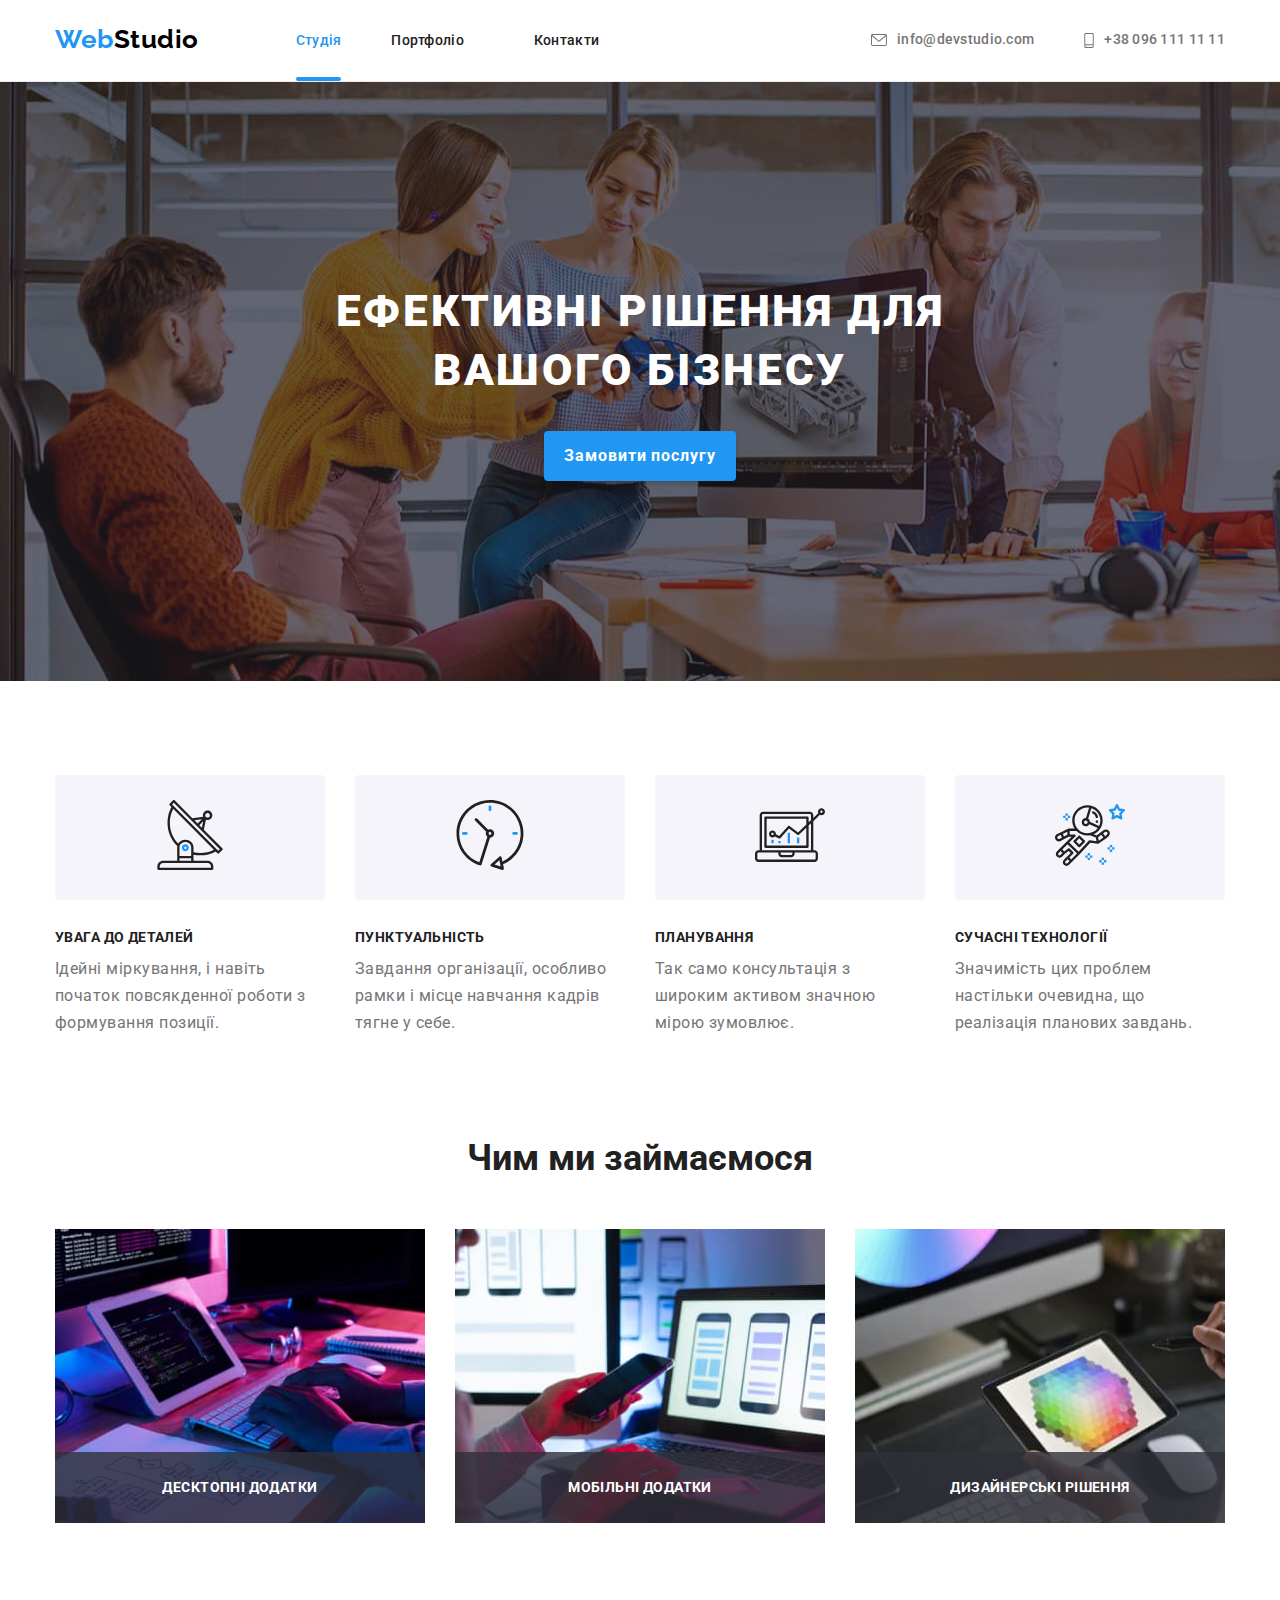
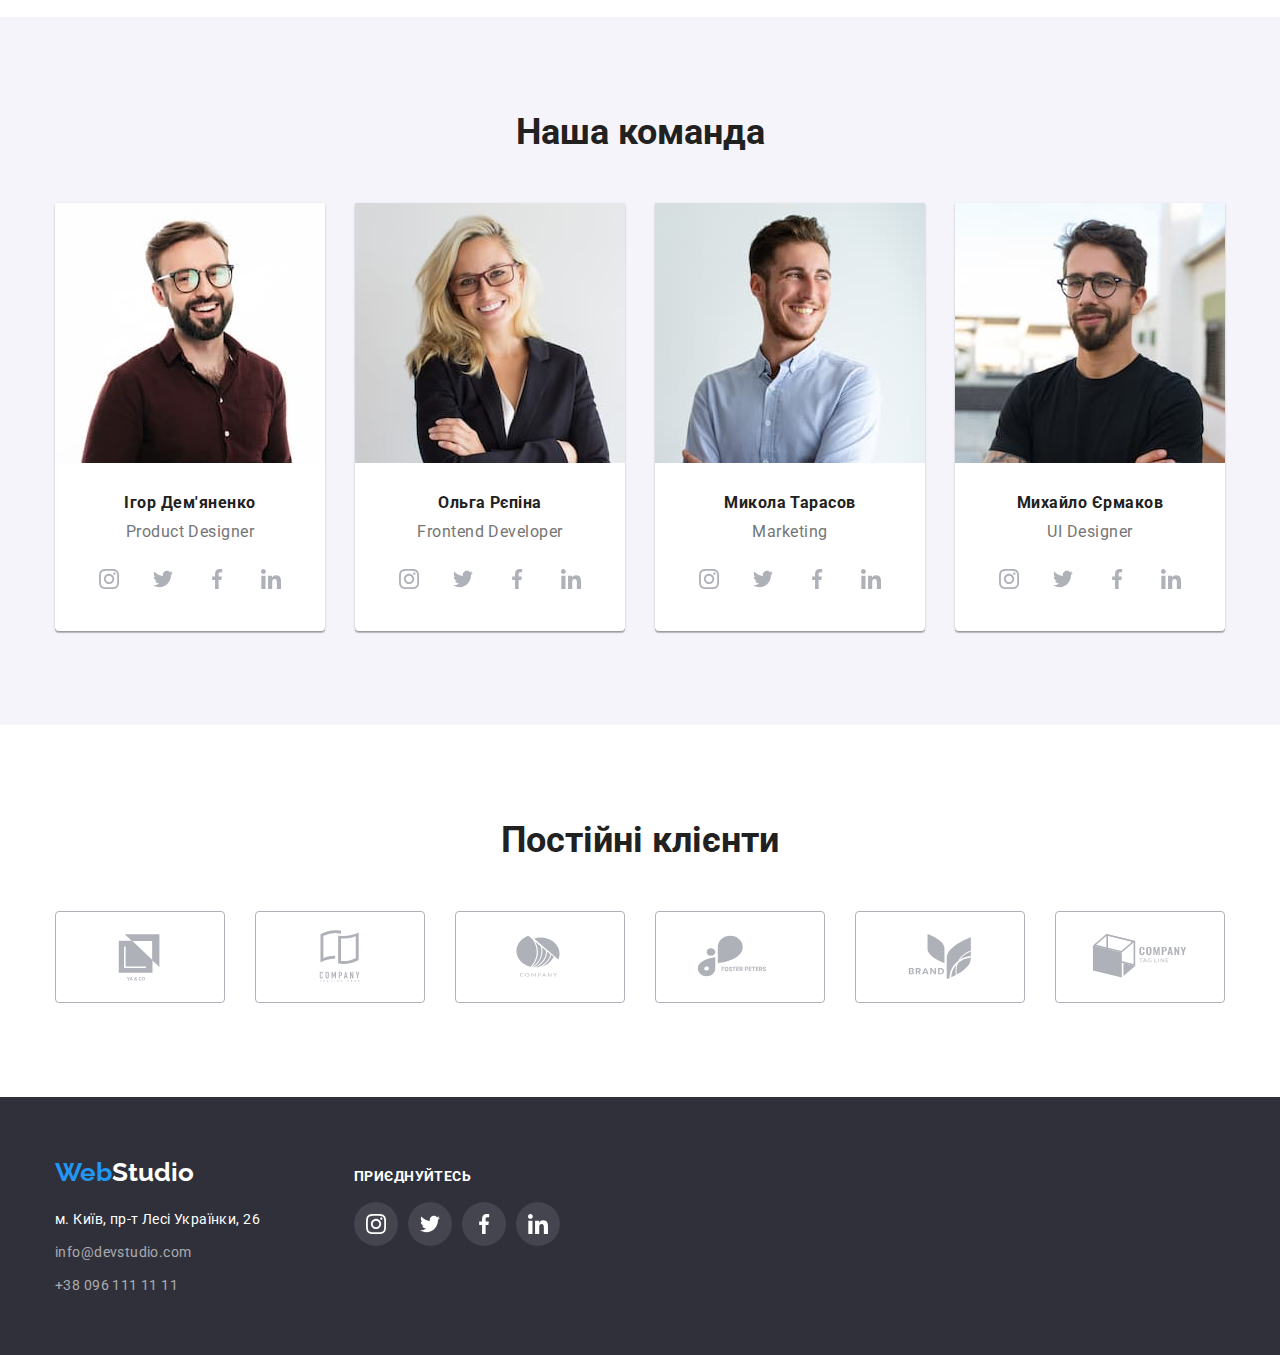
<file: index.html>
<!DOCTYPE html>
<html lang="uk">
  <head>
    <meta charset="UTF-8" />
    <meta http-equiv="X-UA-Compatible" content="IE=edge" />
    <meta name="viewport" content="width=device-width, initial-scale=1.0" />
    <link rel="preconnect" href="https://fonts.googleapis.com" />
    <link rel="preconnect" href="https://fonts.gstatic.com" crossorigin />
    <link
      href="https://fonts.googleapis.com/css2?family=Raleway:wght@700&family=Roboto:wght@400;500;700;900&display=swap"
      rel="stylesheet"
    />
    <link
      rel="stylesheet"
      href="https://cdnjs.cloudflare.com/ajax/libs/modern-normalize/1.1.0/modern-normalize.min.css"
    />
    <link rel="stylesheet" type="text/css" href="./css/styles.css" />
    <title>Document</title>
  </head>

  <body>
    <!--Header block-->
    <header class="header">
      <div class="container header-block">
        <!--Nav element-->
        <nav class="header-nav">
          <a class="header-logotype decoration" href="./index.html">
            Web<span class="logotype-first">Studio</span>
          </a>

          <ul class="header-menu header-list">
            <li class="header-item">
              <a href="./index.html" class="header-link link decoration current"> Студія </a>
            </li>
            <li class="header-item">
              <a href="./portfolio.html" class="header-link link decoration"> Портфоліо </a>
            </li>
            <li class="header-item">
              <a href="" class="header-link link decoration"> Контакти </a>
            </li>
          </ul>
        </nav>

        <!--Contacts information-->
        <ul class="header-list">
          <li class="header-item">
            <a href="mailto:info@devstudio.com" class="header-contact decoration">
              <svg class="header-icon-envelope">
                <use href="./images/icons/sprite.svg#envelope"></use>
              </svg>
              info@devstudio.com
            </a>
          </li>
          <li class="header-item">
            <a href="tel:+380961111111" class="header-contact decoration">
              <svg class="header-icon-smartphone">
                <use href="./images/icons/sprite.svg#smartphone"></use>
              </svg>
              +38 096 111 11 11
            </a>
          </li>
        </ul>
      </div>
    </header>

    <!--Main block-->
    <main>
      <!--Hero section-->
      <section class="hero">
        <div class="container hero-container">
          <h2 class="hero-heading">Ефективні рішення для вашого бізнесу</h2>
          <button class="hero-button" data-modal-open type="button">Замовити послугу</button>
        </div>
      </section>

      <!-- Main section -->
      <section class="advantage">
        <!-- Will be hidden -->
        <h2 class="visually-hidden">Переваги</h2>

        <!-- Advantage block-->
        <div class="container">
          <ul class="advantage-list">
            <li class="advantage-item">
              <div class="advantage-container">
                <svg class="advantage-icon">
                  <use href="./images/icons/sprite.svg#antenna"></use>
                </svg>
              </div>
              <h3 class="advantage-header">УВАГА ДО ДЕТАЛЕЙ</h3>
              <p class="advantage-description">
                Ідейні міркування, і навіть початок повсякденної роботи з формування позиції.
              </p>
            </li>
            <li class="advantage-item">
              <div class="advantage-container">
                <svg class="advantage-icon">
                  <use href="./images/icons/sprite.svg#clock"></use>
                </svg>
              </div>
              <h3 class="advantage-header">ПУНКТУАЛЬНІСТЬ</h3>
              <p class="advantage-description">
                Завдання організації, особливо рамки і місце навчання кадрів тягне у себе.
              </p>
            </li>
            <li class="advantage-item">
              <div class="advantage-container">
                <svg class="advantage-icon">
                  <use href="./images/icons/sprite.svg#diagram"></use>
                </svg>
              </div>
              <h3 class="advantage-header">ПЛАНУВАННЯ</h3>
              <p class="advantage-description">
                Так само консультація з широким активом значною мірою зумовлює.
              </p>
            </li>
            <li class="advantage-item">
              <div class="advantage-container">
                <svg class="advantage-icon">
                  <use href="./images/icons/sprite.svg#astronaut"></use>
                </svg>
              </div>
              <h3 class="advantage-header">СУЧАСНІ ТЕХНОЛОГІЇ</h3>
              <p class="advantage-description">
                Значимість цих проблем настільки очевидна, що реалізація планових завдань.
              </p>
            </li>
          </ul>
        </div>
      </section>

      <!-- Examples section -->
      <section class="examples">
        <div class="container">
          <h2 class="section-head examples-head">Чим ми займаємося</h2>

          <ul class="examples-list">
            <li class="examples-item">
              <div class="examples-description">
                <p class="examples-text">Десктопні додатки</p>
              </div>
              <img
                src="./images/index/box-1.jpg"
                alt="The people writing a code"
                width="370"
                height="294"
              />
            </li>
            <li class="examples-item">
              <div class="examples-description">
                <p class="examples-text">Мобільні додатки</p>
              </div>
              <img
                src="./images/index/box-2.jpg"
                alt="The people choosing a layout"
                width="370"
                height="294"
              />
            </li>
            <li class="examples-item">
              <div class="examples-description">
                <p class="examples-text">Дизайнерські рішення</p>
              </div>
              <img
                src="./images/index/box-3.jpg"
                alt="The people selecting a color"
                width="370"
                height="294"
              />
            </li>
          </ul>
        </div>
      </section>

      <!--Team block-->
      <section class="team">
        <div class="container">
          <h2 class="section-head team-head">Наша команда</h2>

          <ul class="team-list">
            <li class="team-biography">
              <img
                src="./images/index/ph-1.jpg"
                alt="Photo by Christopher Walker"
                width="270"
                height="260"
                class="team-photo"
              />
              <div class="biography-block">
                <h3 class="biography-head">Ігор Дем'яненко</h3>
                <p class="biography-description">Product Designer</p>
                <ul class="social-list">
                  <li class="social-item">
                    <a class="social-link" href="">
                      <svg class="social-icon">
                        <use href="./images/icons/sprite.svg#instagram"></use>
                      </svg>
                    </a>
                  </li>
                  <li class="social-item">
                    <a class="social-link" href="">
                      <svg class="social-icon">
                        <use href="./images/icons/sprite.svg#twitter"></use>
                      </svg>
                    </a>
                  </li>
                  <li class="social-item">
                    <a class="social-link" href="">
                      <svg class="social-icon facebook">
                        <use href="./images/icons/sprite.svg#facebook"></use>
                      </svg>
                    </a>
                  </li>
                  <li class="social-item">
                    <a class="social-link" href="">
                      <svg class="social-icon">
                        <use href="./images/icons/sprite.svg#linkedin"></use>
                      </svg>
                    </a>
                  </li>
                </ul>
              </div>
            </li>
            <li class="team-biography">
              <img
                src="./images/index/ph-2.jpg"
                alt="Photo by Kylie Evans"
                width="270"
                height="260"
                class="team-photo"
              />
              <div class="biography-block">
                <h3 class="biography-head">Ольга Рєпіна</h3>
                <p class="biography-description">Frontend Developer</p>
                <ul class="social-list">
                  <li class="social-item">
                    <a class="social-link" href="">
                      <svg class="social-icon">
                        <use href="./images/icons/sprite.svg#instagram"></use>
                      </svg>
                    </a>
                  </li>
                  <li class="social-item">
                    <a class="social-link" href="">
                      <svg class="social-icon">
                        <use href="./images/icons/sprite.svg#twitter"></use>
                      </svg>
                    </a>
                  </li>
                  <li class="social-item">
                    <a class="social-link" href="">
                      <svg class="social-icon facebook">
                        <use href="./images/icons/sprite.svg#facebook"></use>
                      </svg>
                    </a>
                  </li>
                  <li class="social-item">
                    <a class="social-link" href="">
                      <svg class="social-icon">
                        <use href="./images/icons/sprite.svg#linkedin"></use>
                      </svg>
                    </a>
                  </li>
                </ul>
              </div>
            </li>
            <li class="team-biography">
              <img
                src="./images/index/ph-3.jpg"
                alt="Photo by  Ryan Harris"
                width="270"
                height="260"
                class="team-photo"
              />
              <div class="biography-block">
                <h3 class="biography-head">Микола Тарасов</h3>
                <p class="biography-description">Marketing</p>
                <ul class="social-list">
                  <li class="social-item">
                    <a class="social-link" href="">
                      <svg class="social-icon">
                        <use href="./images/icons/sprite.svg#instagram"></use>
                      </svg>
                    </a>
                  </li>
                  <li class="social-item">
                    <a class="social-link" href="">
                      <svg class="social-icon">
                        <use href="./images/icons/sprite.svg#twitter"></use>
                      </svg>
                    </a>
                  </li>
                  <li class="social-item">
                    <a class="social-link" href="">
                      <svg class="social-icon facebook">
                        <use href="./images/icons/sprite.svg#facebook"></use>
                      </svg>
                    </a>
                  </li>
                  <li class="social-item">
                    <a class="social-link" href="">
                      <svg class="social-icon">
                        <use href="./images/icons/sprite.svg#linkedin"></use>
                      </svg>
                    </a>
                  </li>
                </ul>
              </div>
            </li>
            <li class="team-biography">
              <img
                src="./images/index/ph-4.jpg"
                alt="Photo by Tyler Moore"
                width="270"
                height="260"
                class="team-photo"
              />
              <div class="biography-block">
                <h3 class="biography-head">Михайло Єрмаков</h3>
                <p class="biography-description">UI Designer</p>
                <ul class="social-list">
                  <li class="social-item">
                    <a class="social-link" href="">
                      <svg class="social-icon">
                        <use href="./images/icons/sprite.svg#instagram"></use>
                      </svg>
                    </a>
                  </li>
                  <li class="social-item">
                    <a class="social-link" href="">
                      <svg class="social-icon">
                        <use href="./images/icons/sprite.svg#twitter"></use>
                      </svg>
                    </a>
                  </li>
                  <li class="social-item">
                    <a class="social-link" href="">
                      <svg class="social-icon facebook">
                        <use href="./images/icons/sprite.svg#facebook"></use>
                      </svg>
                    </a>
                  </li>
                  <li class="social-item">
                    <a class="social-link" href="">
                      <svg class="social-icon">
                        <use href="./images/icons/sprite.svg#linkedin"></use>
                      </svg>
                    </a>
                  </li>
                </ul>
              </div>
            </li>
          </ul>
        </div>
      </section>

      <!-- Постійні клієнти -->
      <section class="clients">
        <div class="container">
          <h2 class="section-head clients-head">Постійні клієнти</h2>
          <ul class="clients-list">
            <li class="clients-item">
              <a class="clients-link" href="">
                <svg class="clients-icon">
                  <use href="./images/icons/sprite.svg#logo-0"></use>
                </svg>
              </a>
            </li>
            <li class="clients-item">
              <a class="clients-link" href="">
                <svg class="clients-icon">
                  <use href="./images/icons/sprite.svg#logo-1"></use>
                </svg>
              </a>
            </li>
            <li class="clients-item">
              <a class="clients-link" href="">
                <svg class="clients-icon">
                  <use href="./images/icons/sprite.svg#logo-2"></use>
                </svg>
              </a>
            </li>
            <li class="clients-item">
              <a class="clients-link" href="">
                <svg class="clients-icon">
                  <use href="./images/icons/sprite.svg#logo-3"></use>
                </svg>
              </a>
            </li>
            <li class="clients-item">
              <a class="clients-link" href="">
                <svg class="clients-icon">
                  <use href="./images/icons/sprite.svg#logo-4"></use>
                </svg>
              </a>
            </li>
            <li class="clients-item">
              <a class="clients-link" href="">
                <svg class="clients-icon">
                  <use href="./images/icons/sprite.svg#logo-5"></use>
                </svg>
              </a>
            </li>
          </ul>
        </div>
      </section>
    </main>

    <!--Footer block-->
    <footer>
      <div class="container footer-block">
        <div class="footer-address-block">
          <a class="footer-logotype decoration" href="./index.html">
            Web<span class="logotype-second">Studio</span>
          </a>

          <address class="footer-address">
            <ul class="adress-list">
              <li class="adress-item">
                <a
                  class="footer-location decoration"
                  href="https://goo.gl/maps/hc71Jy3B3NvGoyVb9"
                  target="_blank"
                  rel="noopener noreferrer"
                >
                  м. Київ, пр-т Лесі Українки, 26
                </a>
              </li>
              <li class="adress-item">
                <a class="footer-contacts decoration" href="mailto:info@devstudio.com">
                  info@devstudio.com
                </a>
              </li>
              <li class="adress-item">
                <a class="footer-contacts decoration" href="tel:+380961111111">
                  +38 096 111 11 11
                </a>
              </li>
            </ul>
          </address>
        </div>

        <div>
          <p class="footer-exhortation">приєднуйтесь</p>

          <ul class="footer-list">
            <li class="footer-item">
              <a class="footer-link" href="">
                <svg class="footer-icon">
                  <use href="./images/icons/sprite.svg#instagram"></use>
                </svg>
              </a>
            </li>
            <li class="footer-item">
              <a class="footer-link" href="">
                <svg class="footer-icon">
                  <use href="./images/icons/sprite.svg#twitter"></use>
                </svg>
              </a>
            </li>
            <li class="footer-item">
              <a class="footer-link" href="">
                <svg class="footer-icon facebook">
                  <use href="./images/icons/sprite.svg#facebook"></use>
                </svg>
              </a>
            </li>
            <li class="footer-item">
              <a class="footer-link" href="">
                <svg class="footer-icon">
                  <use href="./images/icons/sprite.svg#linkedin"></use>
                </svg>
              </a>
            </li>
          </ul>
        </div>
      </div>
    </footer>
    <div class="backdrop is-hidden" data-modal>
      <div class="modal">
        <button data-modal-close class="modal-button">
          <svg class="modal-icon">
            <use href="./images/icons/sprite.svg#close-back"></use>
          </svg>
        </button>
      </div>
    </div>
    <script src="./js/modal.js"></script>
  </body>
</html>
</file>
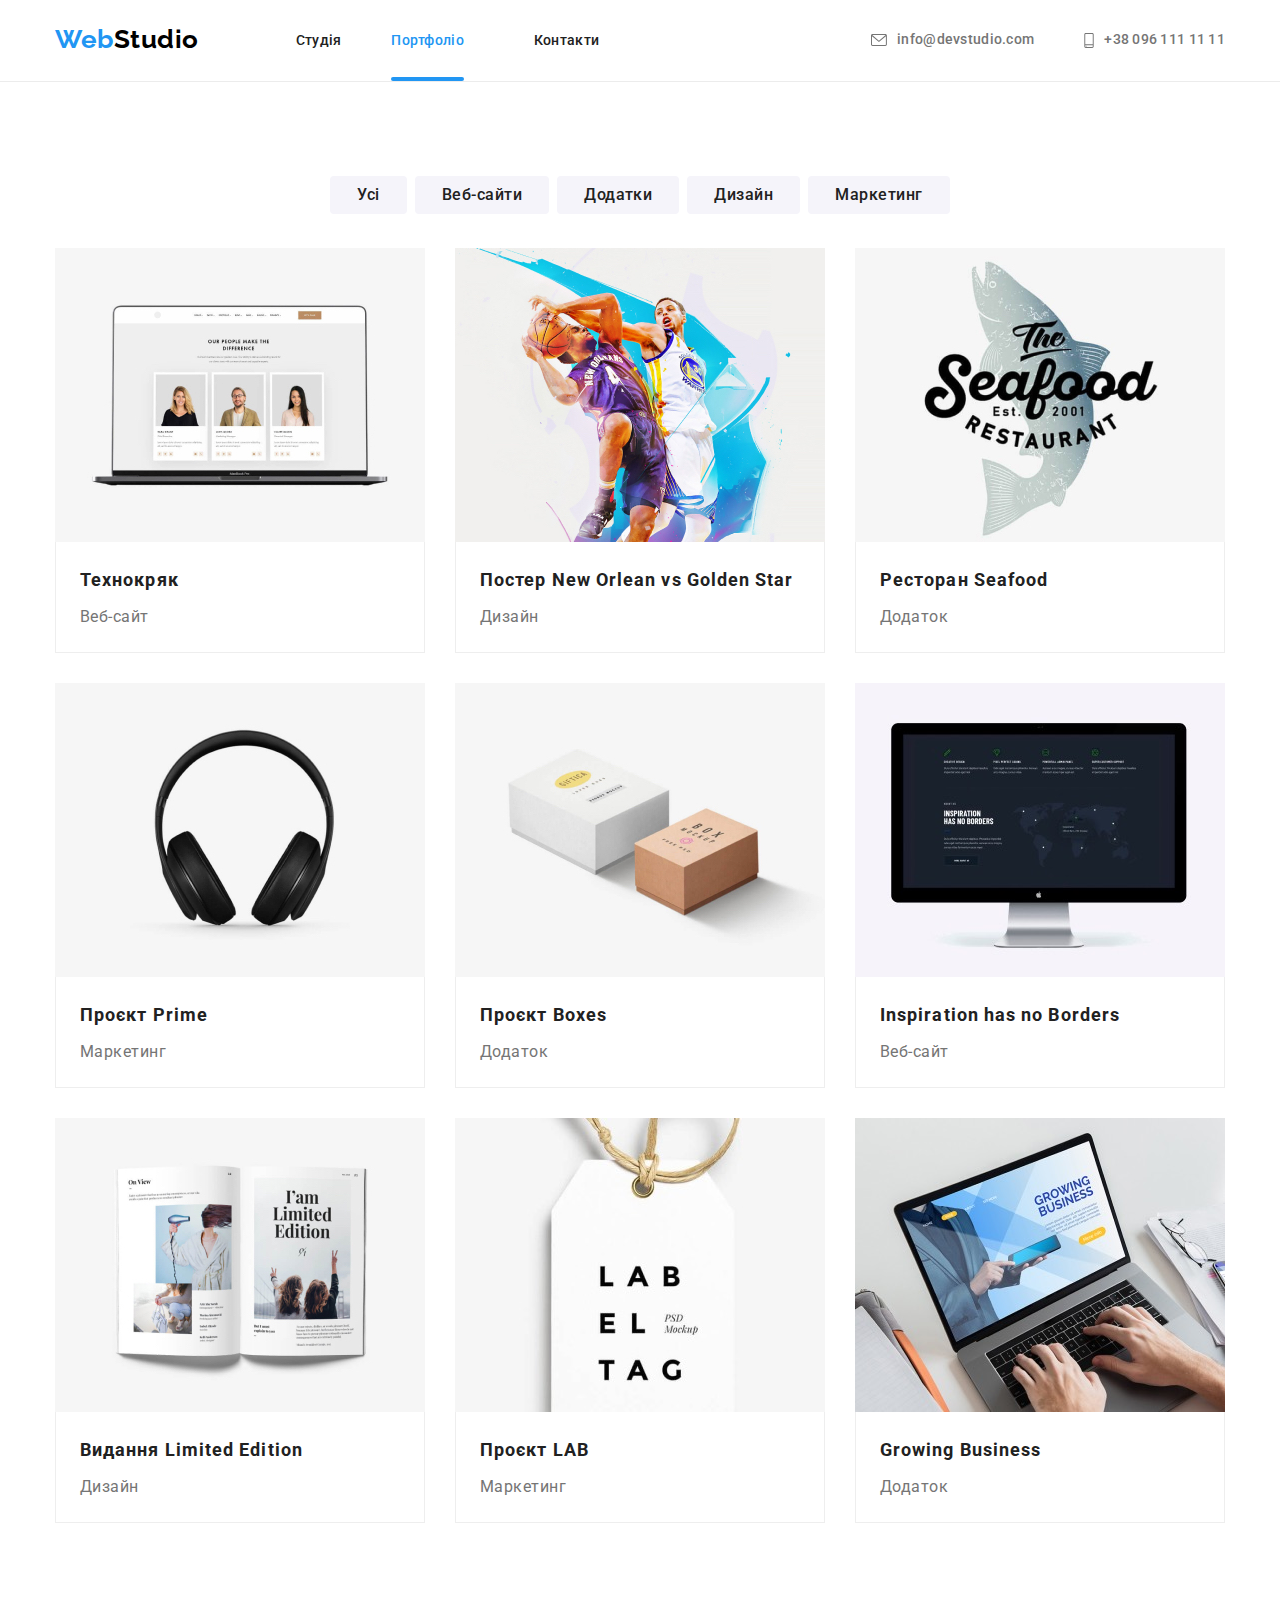
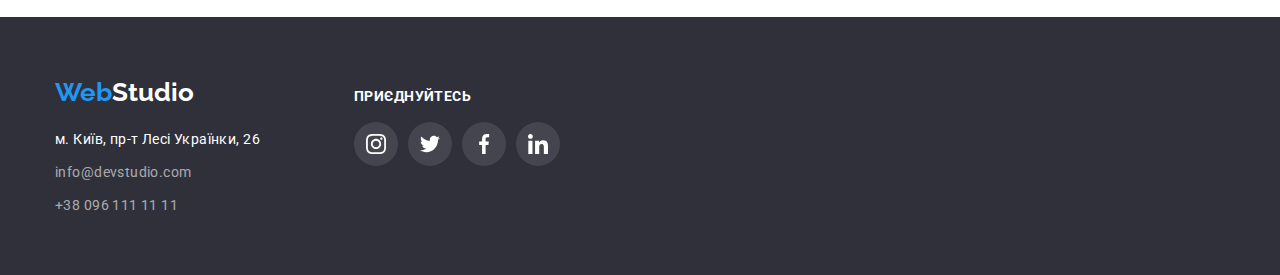
<file: portfolio.html>
<!DOCTYPE html>
<html lang="uk">
  <head>
    <meta charset="UTF-8" />
    <meta http-equiv="X-UA-Compatible" content="IE=edge" />
    <meta name="viewport" content="width=device-width, initial-scale=1.0" />
    <link rel="preconnect" href="https://fonts.googleapis.com" />
    <link rel="preconnect" href="https://fonts.gstatic.com" crossorigin />
    <link
      href="https://fonts.googleapis.com/css2?family=Raleway:wght@700&family=Roboto:wght@400;500;700;900&display=swap"
      rel="stylesheet"
    />
    <link
      rel="stylesheet"
      href="https://cdnjs.cloudflare.com/ajax/libs/modern-normalize/1.1.0/modern-normalize.min.css"
    />
    <link rel="stylesheet" type="text/css" href="./css/styles.css" />
    <title>Document</title>
  </head>
  <body>
    <!--Header block copied-->
    <header class="header">
      <div class="container header-block">
        <!--Nav element-->
        <nav class="header-nav">
          <a class="header-logotype decoration" href="./index.html">
            Web<span class="logotype-first">Studio</span>
          </a>

          <ul class="header-menu header-list">
            <li class="header-item">
              <a href="./index.html" class="header-link link decoration"> Студія </a>
            </li>
            <li class="header-item">
              <a href="./portfolio.html" class="header-link link decoration current"> Портфоліо </a>
            </li>
            <li class="header-item">
              <a href="" class="header-link link decoration"> Контакти </a>
            </li>
          </ul>
        </nav>

        <!--Contacts information-->
        <ul class="header-list">
          <li class="header-item">
            <a href="mailto:info@devstudio.com" class="header-contact decoration">
              <svg class="header-icon-envelope">
                <use href="./images/icons/sprite.svg#envelope"></use>
              </svg>
              info@devstudio.com
            </a>
          </li>
          <li class="header-item">
            <a href="tel:+380961111111" class="header-contact decoration">
              <svg class="header-icon-smartphone">
                <use href="./images/icons/sprite.svg#smartphone"></use>
              </svg>
              +38 096 111 11 11
            </a>
          </li>
        </ul>
      </div>
    </header>
    <!--Main block-->
    <main>
      <!-- Section of buttons and pictures-->
      <section class="projects">
        <!-- The header will be hidden -->
        <h1 class="visually-hidden">List of completed works</h1>

        <!-- A list of buttons  -->
        <div class="container">
          <ul class="filter">
            <li class="filter-item">
              <button class="projects-filter" type="button">Усі</button>
            </li>
            <li class="filter-item">
              <button class="projects-filter" type="button">Веб-сайти</button>
            </li>
            <li class="filter-item">
              <button class="projects-filter" type="button">Додатки</button>
            </li>
            <li class="filter-item">
              <button class="projects-filter" type="button">Дизайн</button>
            </li>
            <li class="filter-item">
              <button class="projects-filter" type="button">Маркетинг</button>
            </li>
          </ul>

          <!-- A list of pictures -->
          <ul class="projects-list">
            <li class="projects-item">
              <a class="project-link decoration" href="">
                <div class="project-block">
                  <div class="overlay-wrapper">
                    <img
                      src="./images/portfolio/img-1-2.jpg"
                      alt="The layout is open on the laptop"
                      width="370"
                      height="294"
                      class="projects-photo"
                    />
                    <div class="overlay">
                      <p class="overlay-description">
                        Ресурс пропонує комплексні пропозиції з різним рівнем функціоналу та
                        сервісів. Все це дозволить відвідувачу отримати вичерпні відомості про
                        компанію чи приватну особу.
                      </p>
                    </div>
                  </div>
                  <div class="description-block">
                    <h2 class="portfolio-head">Технокряк</h2>
                    <p class="portfolio-description">Веб-сайт</p>
                  </div>
                </div>
              </a>
            </li>
            <li class="projects-item">
              <a class="project-link decoration" href="">
                <div class="project-block">
                  <div class="overlay-wrapper">
                    <img
                      src="./images/portfolio/img-2-2.jpg"
                      alt="The team is playing basketball"
                      width="370"
                      height="294"
                      class="projects-photo"
                    />
                    <div class="overlay">
                      <p class="overlay-description">
                        Ресурс пропонує комплексні пропозиції з різним рівнем функціоналу та
                        сервісів. Все це дозволить відвідувачу отримати вичерпні відомості про
                        компанію чи приватну особу.
                      </p>
                    </div>
                  </div>
                  <div class="description-block">
                    <h2 class="portfolio-head">Постер New Orlean vs Golden Star</h2>
                    <p class="portfolio-description">Дизайн</p>
                  </div>
                </div>
              </a>
            </li>
            <li class="projects-item">
              <a class="project-link decoration" href="">
                <div class="project-block">
                  <div class="overlay-wrapper">
                    <img
                      src="./images/portfolio/img-3-2.jpg"
                      alt="Logotype Seafood Restaurant"
                      width="370"
                      height="294"
                      class="projects-photo"
                    />
                    <div class="overlay">
                      <p class="overlay-description">
                        Ресурс пропонує комплексні пропозиції з різним рівнем функціоналу та
                        сервісів. Все це дозволить відвідувачу отримати вичерпні відомості про
                        компанію чи приватну особу.
                      </p>
                    </div>
                  </div>
                  <div class="description-block">
                    <h2 class="portfolio-head">Ресторан Seafood</h2>
                    <p class="portfolio-description">Додаток</p>
                  </div>
                </div>
              </a>
            </li>
            <li class="projects-item">
              <a class="project-link decoration" href="">
                <div class="project-block">
                  <div class="overlay-wrapper">
                    <img
                      src="./images/portfolio/img-4-2.jpg"
                      alt="Bluetooth headset"
                      width="370"
                      height="294"
                      class="projects-photo"
                    />
                    <div class="overlay">
                      <p class="overlay-description">
                        Ресурс пропонує комплексні пропозиції з різним рівнем функціоналу та
                        сервісів. Все це дозволить відвідувачу отримати вичерпні відомості про
                        компанію чи приватну особу.
                      </p>
                    </div>
                  </div>
                  <div class="description-block">
                    <h2 class="portfolio-head">Проєкт Prime</h2>
                    <p class="portfolio-description">Маркетинг</p>
                  </div>
                </div>
              </a>
            </li>
            <li class="projects-item">
              <a class="project-link decoration" href="">
                <div class="project-block">
                  <div class="overlay-wrapper">
                    <img
                      src="./images/portfolio/img-5-2.jpg"
                      alt="Two boxes with shadow"
                      width="370"
                      height="294"
                      class="projects-photo"
                    />
                    <div class="overlay">
                      <p class="overlay-description">
                        Ресурс пропонує комплексні пропозиції з різним рівнем функціоналу та
                        сервісів. Все це дозволить відвідувачу отримати вичерпні відомості про
                        компанію чи приватну особу.
                      </p>
                    </div>
                  </div>
                  <div class="description-block">
                    <h2 class="portfolio-head">Проєкт Boxes</h2>
                    <p class="portfolio-description">Додаток</p>
                  </div>
                </div>
              </a>
            </li>
            <li class="projects-item">
              <a class="project-link decoration" href="">
                <div class="project-block">
                  <div class="overlay-wrapper">
                    <img
                      src="./images/portfolio/img-6-2.jpg"
                      alt="A website is launched on the screen"
                      width="370"
                      height="294"
                      class="projects-photo"
                    />
                    <div class="overlay">
                      <p class="overlay-description">
                        Ресурс пропонує комплексні пропозиції з різним рівнем функціоналу та
                        сервісів. Все це дозволить відвідувачу отримати вичерпні відомості про
                        компанію чи приватну особу.
                      </p>
                    </div>
                  </div>
                  <div class="description-block">
                    <h2 class="portfolio-head">Inspiration has no Borders</h2>
                    <p class="portfolio-description">Веб-сайт</p>
                  </div>
                </div>
              </a>
            </li>
            <li class="projects-item">
              <a class="project-link decoration" href="">
                <div class="project-block">
                  <div class="overlay-wrapper">
                    <img
                      src="./images/portfolio/img-7-2.jpg"
                      alt="Views a book 'I'm Limited Edition'"
                      width="370"
                      height="294"
                      class="projects-photo"
                    />
                    <div class="overlay">
                      <p class="overlay-description">
                        Ресурс пропонує комплексні пропозиції з різним рівнем функціоналу та
                        сервісів. Все це дозволить відвідувачу отримати вичерпні відомості про
                        компанію чи приватну особу.
                      </p>
                    </div>
                  </div>
                  <div class="description-block">
                    <h2 class="portfolio-head">Видання Limited Edition</h2>
                    <p class="portfolio-description">Дизайн</p>
                  </div>
                </div>
              </a>
            </li>
            <li class="projects-item">
              <a class="project-link decoration" href="">
                <div class="project-block">
                  <div class="overlay-wrapper">
                    <img
                      src="./images/portfolio/img-8-2.jpg"
                      alt="Lab El Tag mascot keychain"
                      width="370"
                      height="294"
                      class="projects-photo"
                    />
                    <div class="overlay">
                      <p class="overlay-description">
                        Ресурс пропонує комплексні пропозиції з різним рівнем функціоналу та
                        сервісів. Все це дозволить відвідувачу отримати вичерпні відомості про
                        компанію чи приватну особу.
                      </p>
                    </div>
                  </div>
                  <div class="description-block">
                    <h2 class="portfolio-head">Проєкт LAB</h2>
                    <p class="portfolio-description">Маркетинг</p>
                  </div>
                </div>
              </a>
            </li>
            <li class="projects-item">
              <a class="project-link decoration" href="">
                <div class="project-block">
                  <div class="overlay-wrapper">
                    <img
                      src="./images/portfolio/img-9-2.jpg"
                      alt="Working with a website on laptop"
                      width="370"
                      height="294"
                      class="projects-photo"
                    />
                    <div class="overlay">
                      <p class="overlay-description">
                        Ресурс пропонує комплексні пропозиції з різним рівнем функціоналу та
                        сервісів. Все це дозволить відвідувачу отримати вичерпні відомості про
                        компанію чи приватну особу.
                      </p>
                    </div>
                  </div>
                  <div class="description-block">
                    <h2 class="portfolio-head">Growing Business</h2>
                    <p class="portfolio-description">Додаток</p>
                  </div>
                </div>
              </a>
            </li>
          </ul>
        </div>
      </section>
    </main>

    <!--Footer block copied-->
    <footer>
      <div class="container footer-block">
        <div class="footer-address-block">
          <a class="footer-logotype decoration" href="./index.html">
            Web<span class="logotype-second">Studio</span>
          </a>

          <address class="footer-address">
            <ul class="adress-list">
              <li class="adress-item decorations">
                <a
                  class="footer-location decoration"
                  href="https://goo.gl/maps/hc71Jy3B3NvGoyVb9"
                  target="_blank"
                  rel="noopener noreferrer"
                >
                  м. Київ, пр-т Лесі Українки, 26
                </a>
              </li>
              <li class="adress-item decorations">
                <a class="footer-contacts decoration" href="mailto:info@devstudio.com">
                  info@devstudio.com
                </a>
              </li>
              <li class="adress-item decorations">
                <a class="footer-contacts decoration" href="tel:+380961111111">
                  +38 096 111 11 11
                </a>
              </li>
            </ul>
          </address>
        </div>

        <div>
          <p class="footer-exhortation">приєднуйтесь</p>

          <ul class="footer-list">
            <li class="footer-item">
              <a class="footer-link" href="">
                <svg class="footer-icon">
                  <use href="./images/icons/sprite.svg#instagram"></use>
                </svg>
              </a>
            </li>
            <li class="footer-item">
              <a class="footer-link" href="">
                <svg class="footer-icon">
                  <use href="./images/icons/sprite.svg#twitter"></use>
                </svg>
              </a>
            </li>
            <li class="footer-item">
              <a class="footer-link" href="">
                <svg class="footer-icon facebook">
                  <use href="./images/icons/sprite.svg#facebook"></use>
                </svg>
              </a>
            </li>
            <li class="footer-item">
              <a class="footer-link" href="">
                <svg class="footer-icon">
                  <use href="./images/icons/sprite.svg#linkedin"></use>
                </svg>
              </a>
            </li>
          </ul>
        </div>
      </div>
    </footer>
  </body>
</html>
</file>
<file: css/styles.css>
/* line color #ECECEC */
:root {
  --main-background: #ffffff;
  --title-background: #2f303a;
  --section-background: #f5f4fa;
  --main-text: #212121;
  --links-hower: #2196f3;
  --descripting-text: #757575;
  --logotype-second-color: #000000;
  --contact_text: rgba(255, 255, 255, 0.6);
}

*,
*::before,
*::after {
  box-sizing: border-box;
}

h1,
h2,
h3,
h4,
p {
  margin-top: 0;
  margin-bottom: 0;
}

ol,
ul {
  margin-top: 0;
  margin-bottom: 0;
  padding-left: 0;
}

img {
  display: block;
}

/* Main preset */
body {
  background-color: var(--main-background);
  color: var(--main-text);
  font-family: Roboto, sans-serif;
}

.container {
  width: 1200px;
  padding-left: 15px;
  padding-right: 15px;
  margin-right: auto;
  margin-left: auto;
}

.section-head {
  font-size: 36px;
  line-height: 1.17;
  text-align: center;
}

.decoration {
  text-decoration: none;
}

.header-menu,
.header-list,
.advantage-list,
.examples-list,
.team-list,
.filter,
.projects-list,
.footer-list,
.biography-icon-list,
.social-list,
.clients-list,
.footer-list,
.adress-list {
  list-style: none;
}

.visually-hidden {
  position: absolute;
  width: 1px;
  height: 1px;
  margin: -1px;
  border: 0;
  padding: 0;

  white-space: nowrap;
  clip-path: inset(100%);
  clip: rect(0 0 0 0);
  overflow: hidden;
}

/* Header block styles */
.header {
  border-bottom: 1px solid #ececec;
}

.header-block {
  display: flex;
  align-items: center;
  justify-content: space-between;
}

.header-nav {
  display: flex;
  align-items: center;
}

.header-logotype {
  margin-right: 97px;
  padding-top: 24px;
  padding-bottom: 25px;

  letter-spacing: 0.02em;
  font-size: 14px;
  line-height: 1.14;
}

.header-logotype,
.footer-logotype {
  color: var(--links-hower);
  font-family: Raleway, sans-serif;
  font-weight: 700;
  font-size: 26px;
  line-height: 1.19;
}

.header-logotype > .logotype-first {
  color: var(--logotype-second-color);
}

.header-menu,
.header-list {
  display: flex;
}

.header-menu .link {
  display: block;
  padding-top: 32px;
  padding-bottom: 32px;
  color: inherit;
  font-weight: 500;
  letter-spacing: 0.02em;
}

.header-item:first-child {
  margin-right: 53px;
}

.header-item:nth-child(2) {
  margin-right: 70px;
}

.header-item:last-child {
  margin-right: auto;
}

.header-item {
  display: inline-block;
}

.header-link {
  font-size: 14px;
  line-height: 1.19;
  position: relative;
  transition: color 250ms cubic-bezier(0.4, 0, 0.2, 1);
}

.header-contact {
  display: inline-flex;
  align-items: center;
  color: var(--descripting-text);
  font-weight: 500;
  padding-top: 32px;
  padding-bottom: 32px;

  letter-spacing: 0.02em;
  font-size: 14px;
  line-height: 1.14;
  transition: color 250ms cubic-bezier(0.4, 0, 0.2, 1);
}

.header-item:first-child {
  margin-right: 50px;
}

.header-icon-envelope {
  width: 16px;
  height: 12px;
  margin-right: 10px;
  fill: var(--descripting-text);
  transition: fill 250ms cubic-bezier(0.4, 0, 0.2, 1);
}

.header-icon-smartphone {
  width: 10px;
  height: 15px;
  margin-right: 10px;
  fill: var(--descripting-text);
  transition: fill 250ms cubic-bezier(0.4, 0, 0.2, 1);
}

.header-contact:hover .header-icon-envelope,
.header-contact:focus .header-icon-envelope,
.header-contact:hover .header-icon-smartphone,
.header-contact:focus .header-icon-smartphone,
.clients-link:hover .clients-icon,
.clients-link:focus .clients-icon {
  fill: var(--links-hower);
}

.header-nav .link:hover,
.header-nav .link:focus,
.header-link.current,
.header-contacts .link:hover,
.header-contacts .link:focus,
.footer-contacts:hover,
.footer-contacts:focus,
.header-contact:hover,
.header-contact:focus {
  color: var(--links-hower);
}

.header-link.current::after {
  content: '';
  width: 100%;
  height: 4px;
  border-radius: 2px;
  background-color: var(--links-hower);
  position: absolute;
  left: 0;
  bottom: 0px;
  opacity: 1;
}

.header-link::after {
  content: '';
  width: 100%;
  height: 4px;
  border-radius: 2px;
  background-color: var(--links-hower);
  position: absolute;
  left: 0;
  bottom: 0px;
  transition: opacity 250ms cubic-bezier(0.4, 0, 0.2, 1);
  opacity: 0;
}

.header-link:hover::after,
.header-link:focus::after {
  opacity: 1;
}

/* Main block Hero section styles */

.hero {
  display: block;
  background-color: var(--title-background);
  background-image: linear-gradient(to right, rgba(47, 48, 58, 0.4), rgba(47, 48, 58, 0.4)),
    url('../images/index/img.jpg');
  margin-right: auto;
  margin-left: auto;

  max-width: 1600px;
  color: var(--main-background);
  padding-top: 200px;
  padding-bottom: 200px;
  text-align: center;
}

.hero-container {
  justify-content: center;
}

.hero-heading {
  margin-left: auto;
  margin-right: auto;
  justify-content: center;
  text-align: center;
  max-width: 700px;
  margin-bottom: 30px;
  font-weight: 900;
  font-size: 44px;
  line-height: 1.36;
  letter-spacing: 0.06em;
  text-transform: uppercase;
}

.hero-button {
  border: var(--links-hower);
  border-radius: 4px;
  padding: 10px 20px;
  color: var(--main-background);
  background-color: var(--links-hower);
  font-weight: 700;
  font-size: 16px;
  line-height: 1.88;
  letter-spacing: 0.06em;
  box-shadow: 0px 4px 4px rgba(0, 0, 0, 0.15);
  cursor: pointer;
  transition: background-color 250ms cubic-bezier(0.4, 0, 0.2, 1);
}

.hero-button:hover,
.hero-button:focus {
  background-color: #188ce8;
}

/* Main block Advantage section styles */
.advantage {
  padding-top: 94px;
  padding-bottom: 100px;
}

.advantage-list {
  display: flex;
}

.advantage-icon {
  width: 70px;
  height: 70px;
}

.advantage-item {
  max-width: 270px;
}

.advantage-container {
  text-align: center;
  max-width: 270px;
  padding-top: 25px;
  padding-bottom: 25px;
  background-color: #f5f4fa;
  border-radius: 4px;
}

.advantage-header {
  margin-bottom: 9px;
  font-weight: 700;
  font-size: inherit;

  letter-spacing: 0.03em;
  font-size: 14px;
  line-height: 1.14;
  text-transform: uppercase;
}

.advantage-description {
  color: var(--descripting-text);
  line-height: 1.71;
  letter-spacing: 0.03em;
}

.advantage-item:not(:last-child) {
  margin-right: 30px;
}
.advantage-container {
  margin-bottom: 30px;
}

/* Main block Examples section styles */

.examples {
  padding-bottom: 94px;
}

.examples-head {
  margin-bottom: 50px;
}

.examples-list {
  display: flex;
}

.examples-item {
  position: relative;
}

.examples-item:not(:last-child) {
  margin-right: 30px;
}

.examples-description {
  display: flexbox;
  width: 100%;
  position: absolute;
  bottom: 0;
  background-color: rgba(47, 48, 58, 0.8);
  padding-top: 27px;
  padding-bottom: 27px;
}

.examples-text {
  font-weight: 700;
  font-size: 14px;
  line-height: 1.19;
  text-align: center;
  letter-spacing: 0.03em;
  text-transform: uppercase;
  color: var(--main-background);
}

/* Team block styles */

.team {
  padding-top: 94px;
  padding-bottom: 94px;
  background-color: var(--section-background);
}

.team-head {
  margin-bottom: 50px;
}

.team-list {
  display: flex;
}

.biography-block {
  padding-top: 30px;
  padding-bottom: 30px;
}

.team-biography {
  background-color: var(--main-background);
  border: 0px 3px 3px 0px;
  box-shadow: 0px 1px 3px rgba(0, 0, 0, 0.12), 0px 1px 1px rgba(0, 0, 0, 0.14),
    0px 2px 1px rgba(0, 0, 0, 0.2);
  border-radius: 0px 0px 4px 4px;
}

.team-biography:not(:last-child) {
  margin-right: 30px;
}

.biography-head {
  margin-bottom: 10px;
  font-size: 16px;
  line-height: 1.19;
  letter-spacing: 0.03em;
  text-align: center;
}

.biography-description {
  color: var(--descripting-text);
  font-size: 16px;
  line-height: 1.19;
  letter-spacing: 0.03em;
  text-align: center;
  margin-bottom: 16px;
}

.social-list {
  display: flex;
  padding-right: 32px;
  padding-left: 32px;
}

.social-item:not(:last-child) {
  margin-right: 10px;
}

.social-link {
  display: flex;
  justify-content: center;
  align-items: center;
  width: 44px;
  height: 44px;
  border-radius: 50%;
  transition: background-color 250ms cubic-bezier(0.4, 0, 0.2, 1);
}

.social-icon {
  fill: #afb1b8;
  width: 20px;
  height: 20px;
  transition: fill 250ms cubic-bezier(0.4, 0, 0.2, 1);
}

.social-link:hover,
.social-link:focus {
  background-color: var(--links-hower);
}

.social-link:hover .social-icon,
.social-link:focus .social-icon {
  fill: var(--main-background);
}

/* Постійні клієнти */
.clients {
  padding-top: 94px;
  padding-bottom: 94px;
}
.clients-head {
  margin-bottom: 50px;
}

.clients-item:not(:last-child) {
  margin-right: 30px;
}

.clients-link:hover,
.clients-link:focus {
  border: 1px solid var(--links-hower);
}

.clients-link {
  width: 170px;
  height: 92px;
  display: flex;
  align-items: center;
  justify-content: center;
  border: 1px solid #afb1b8;
  border-radius: 4px;
  max-width: 170px;
  max-height: 92px;
  outline: transparent;
  transition: border-color 250ms cubic-bezier(0.4, 0, 0.2, 1);
}

.clients-icon {
  width: 106px;
  height: 60px;
  fill: #afb1b8;
  transition: fill 250ms cubic-bezier(0.4, 0, 0.2, 1);
}

.clients-list {
  display: flex;
}

/* Footer section styles */

footer {
  padding-top: 60px;
  padding-bottom: 57px;
  background-color: var(--title-background);
}

.footer-block {
  display: flex;
  align-items: baseline;
  justify-content: flex-start;
}

.footer-logotype > .logotype-second {
  color: var(--main-background);
}

.footer-logotype {
  display: block;
  margin-bottom: 20px;
}

.footer-address-block {
  margin-right: 94px;
}

.footer-location {
  display: block;
  color: var(--main-background);
  font-size: 14px;
  line-height: 1.71;
  letter-spacing: 0.03em;
  margin-bottom: 9px;
  font-style: normal;
}

.footer-contacts {
  display: block;
  color: var(--contact_text);
  font-size: 14px;
  line-height: 1.71;
  font-style: normal;
  letter-spacing: 0.03em;
}

.adress-item:not(:last-child) {
  margin-bottom: 9px;
}

.footer-list {
  display: flex;
}

.footer-item:not(:last-child) {
  margin-right: 10px;
}

.footer-link {
  display: flex;
  justify-content: center;
  align-items: center;
  width: 44px;
  height: 44px;
  border-radius: 50%;
  background-color: rgba(255, 255, 255, 0.1);
  transition: background-color 250ms cubic-bezier(0.4, 0, 0.2, 1);
}

.footer-icon {
  fill: var(--main-background);
  width: 20px;
  height: 20px;
}

.footer-link:hover,
.footer-link:focus {
  background-color: var(--links-hower);
}

.footer-exhortation {
  font-weight: 700;
  font-size: 14px;
  line-height: calc(14 / 16);
  letter-spacing: 0.03em;
  text-transform: uppercase;
  color: var(--main-background);
  margin-bottom: 20px;
}

/* Portfolio buttons  */
.projects-filter {
  border-radius: 4px;
  color: var(--main-text);
  background-color: var(--section-background);
  font-weight: 500;
  font-size: 16px;
  line-height: 1.62;
  letter-spacing: 0.03em;
  /* 1.63 fact */
  text-align: center;
}

.projects-filter:hover,
.projects-filter:focus {
  color: var(--main-background);
  background-color: var(--links-hower);
  box-shadow: 0px 3px 1px rgba(0, 0, 0, 0.1), 0px 1px 2px rgba(0, 0, 0, 0.08),
    0px 2px 2px rgba(0, 0, 0, 0.12);
  transition: background-color 250ms cubic-bezier(0.4, 0, 0.2, 1),
    color 250ms cubic-bezier(0.4, 0, 0.2, 1), box-shadow 250ms cubic-bezier(0.4, 0, 0.2, 1);
}

/* Portfolio main  */
.projects {
  padding-top: 94px;
  padding-bottom: 94px;
}

.filter {
  display: flex;
  justify-content: center;
  margin-bottom: 34px;
}

.projects-filter {
  border-radius: 4px;
  border: var(--descripting-text);
  padding: 6px 27px;
  cursor: pointer;
  transition: background-color 250ms cubic-bezier(0.4, 0, 0.2, 1),
    box-shadow 250ms cubic-bezier(0.4, 0, 0.2, 1);
}

.projects-filter:nth-child(3) {
  padding: 6px 53px;
}

.filter-item:not(:last-child) {
  margin-right: 8px;
}

.projects-list {
  display: flex;
  flex-wrap: wrap;
  gap: 30px;
}

.projects-item {
  width: calc((100% - 2 * 30px) / 3);
}

.project-link:hover .project-block,
.project-link:focus .project-block {
  background-color: #ffffff;
  box-shadow: 0px 1px 1px rgba(0, 0, 0, 0.12), 0px 4px 4px rgba(0, 0, 0, 0.06),
    1px 4px 6px rgba(0, 0, 0, 0.16);
}

.project-link {
  outline: transparent;
}

.description-block {
  padding: 20px 24px;
  border-right: 1px solid #eeeeee;
  border-bottom: 1px solid #eeeeee;
  border-left: 1px solid #eeeeee;
}

.overlay-wrapper {
  position: relative;
  overflow: hidden;
}

.overlay {
  width: 100%;
  height: 100%;
  position: absolute;
  left: 0;
  top: 0;
  background-color: rgba(33, 150, 243, 0.9);
  transform: translateY(100%);
  transition: transform 250ms cubic-bezier(0.4, 0, 0.2, 1);
  padding: 63px 24px;
}

.overlay-description {
  font-weight: 400;
  font-size: 18px;
  line-height: 1.56;
  letter-spacing: 0.03em;
  color: var(--main-background);
}

.project-link:hover .overlay,
.project-link:focus .overlay {
  transform: translateY(0);
}

.portfolio-head {
  margin-bottom: 4px;
  font-weight: 700;
  font-size: 18px;
  line-height: 2;
  letter-spacing: 0.06em;
  color: var(--main-text);
}

.portfolio-description {
  font-size: 16px;
  line-height: 1.88;
  letter-spacing: 0.03em;
  color: var(--descripting-text);
}

/* modal window */

.backdrop {
  position: fixed;
  top: 0;
  left: 0;
  width: 100vw;
  height: 100vh;
  background-color: rgba(0, 0, 0, 0.2);
  opacity: 1;
  transition: opacity 250ms cubic-bezier(0.4, 0, 0.2, 1),
    visibility 250ms cubic-bezier(0.4, 0, 0.2, 1);
}

.backdrop.is-hidden .modal {
  transform: translate(-50%, -50%) scale(0.2);
}

.backdrop.is-hidden {
  visibility: hidden;
  opacity: 0;
  pointer-events: none;
}

/* modal button  */

.modal {
  position: absolute;
  display: flex;
  justify-content: end;
  width: 528px;
  height: 581px;
  background-color: var(--main-background);
  box-shadow: 0px 1px 3px rgba(0, 0, 0, 0.12), 0px 1px 1px rgba(0, 0, 0, 0.14),
    0px 2px 1px rgba(0, 0, 0, 0.2);
  border-radius: 4px;
  top: 50%;
  left: 50%;
  transform: translate(-50%, -50%) scale(1);
  transition: transform 250ms cubic-bezier(0.4, 0, 0.2, 1);
}

.modal-button {
  display: flex;
  align-items: center;
  justify-content: center;
  background-color: transparent;
  margin-top: 8px;
  margin-right: 8px;
  width: 30px;
  height: 30px;
  border: 1px solid rgba(0, 0, 0, 0.1);
  border-radius: 50%;
}

.modal-icon {
  fill: var(--logotype-second-color);
}
</file>
